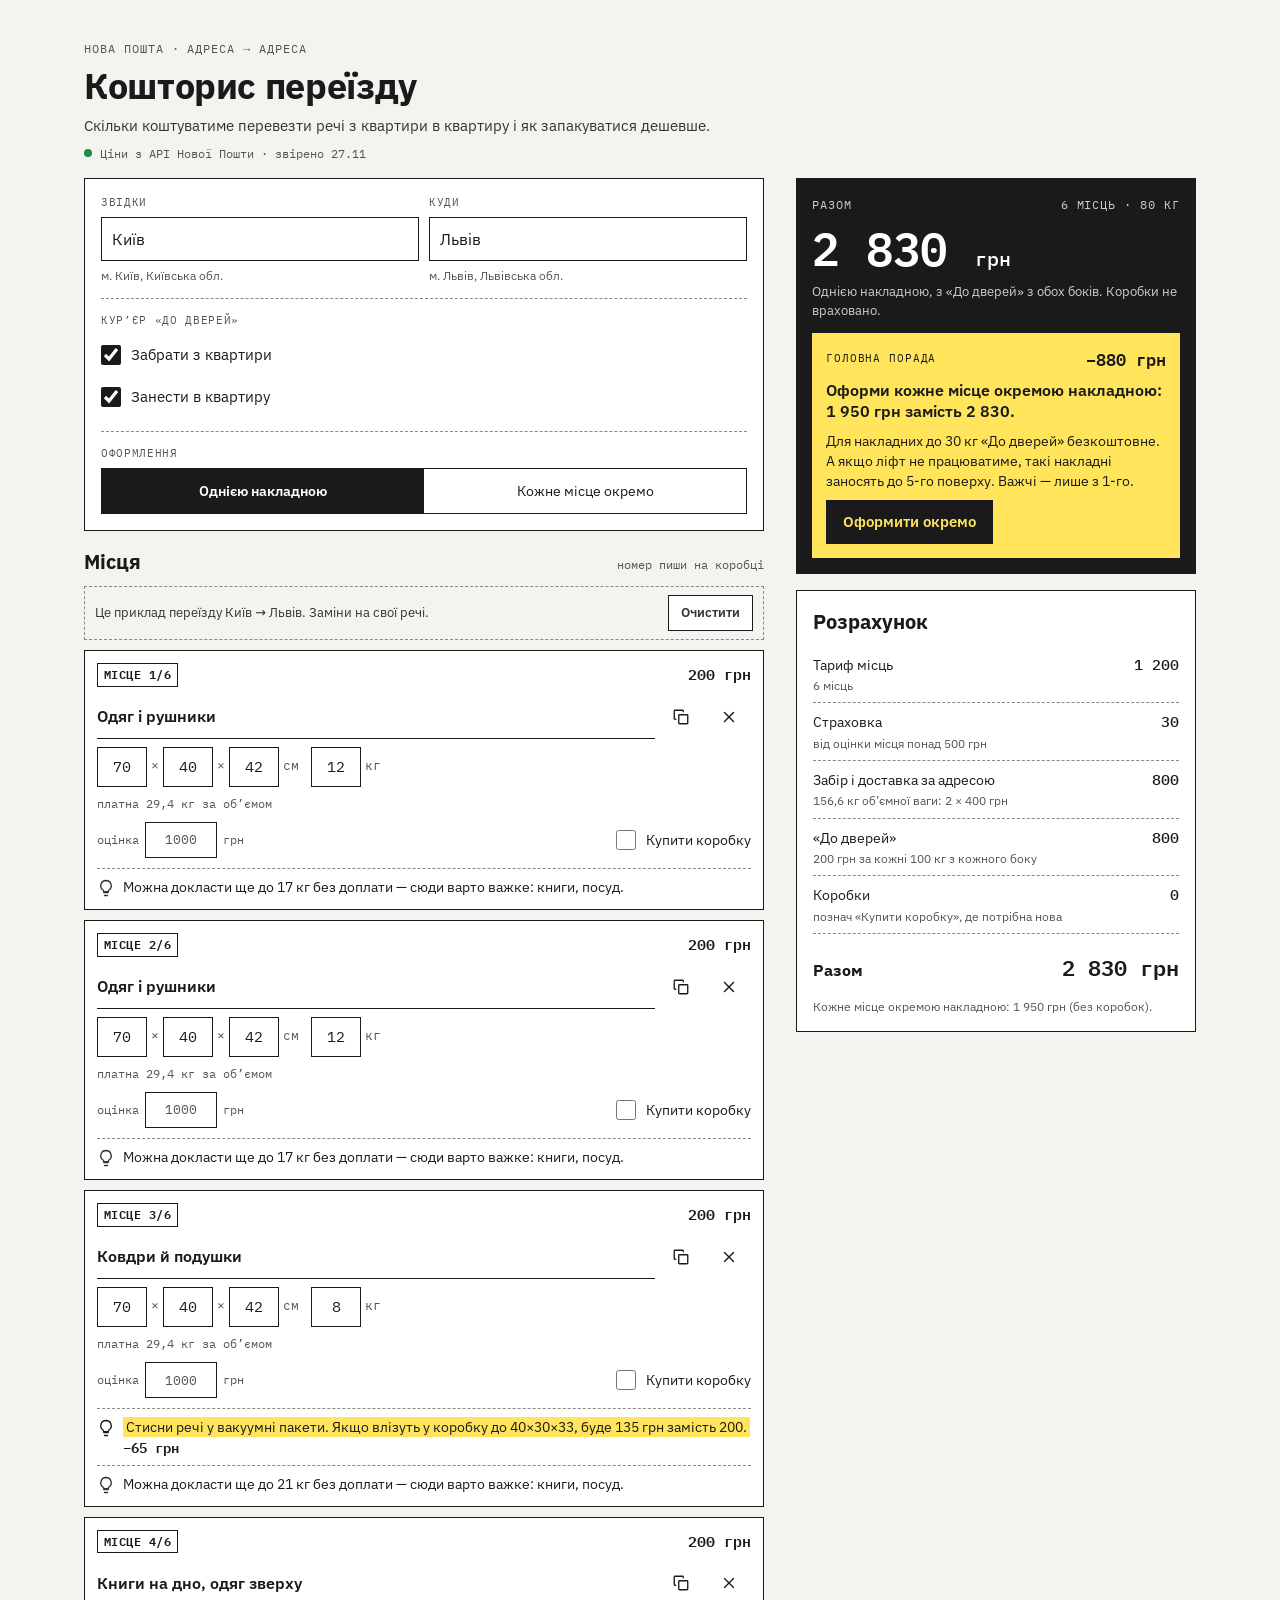
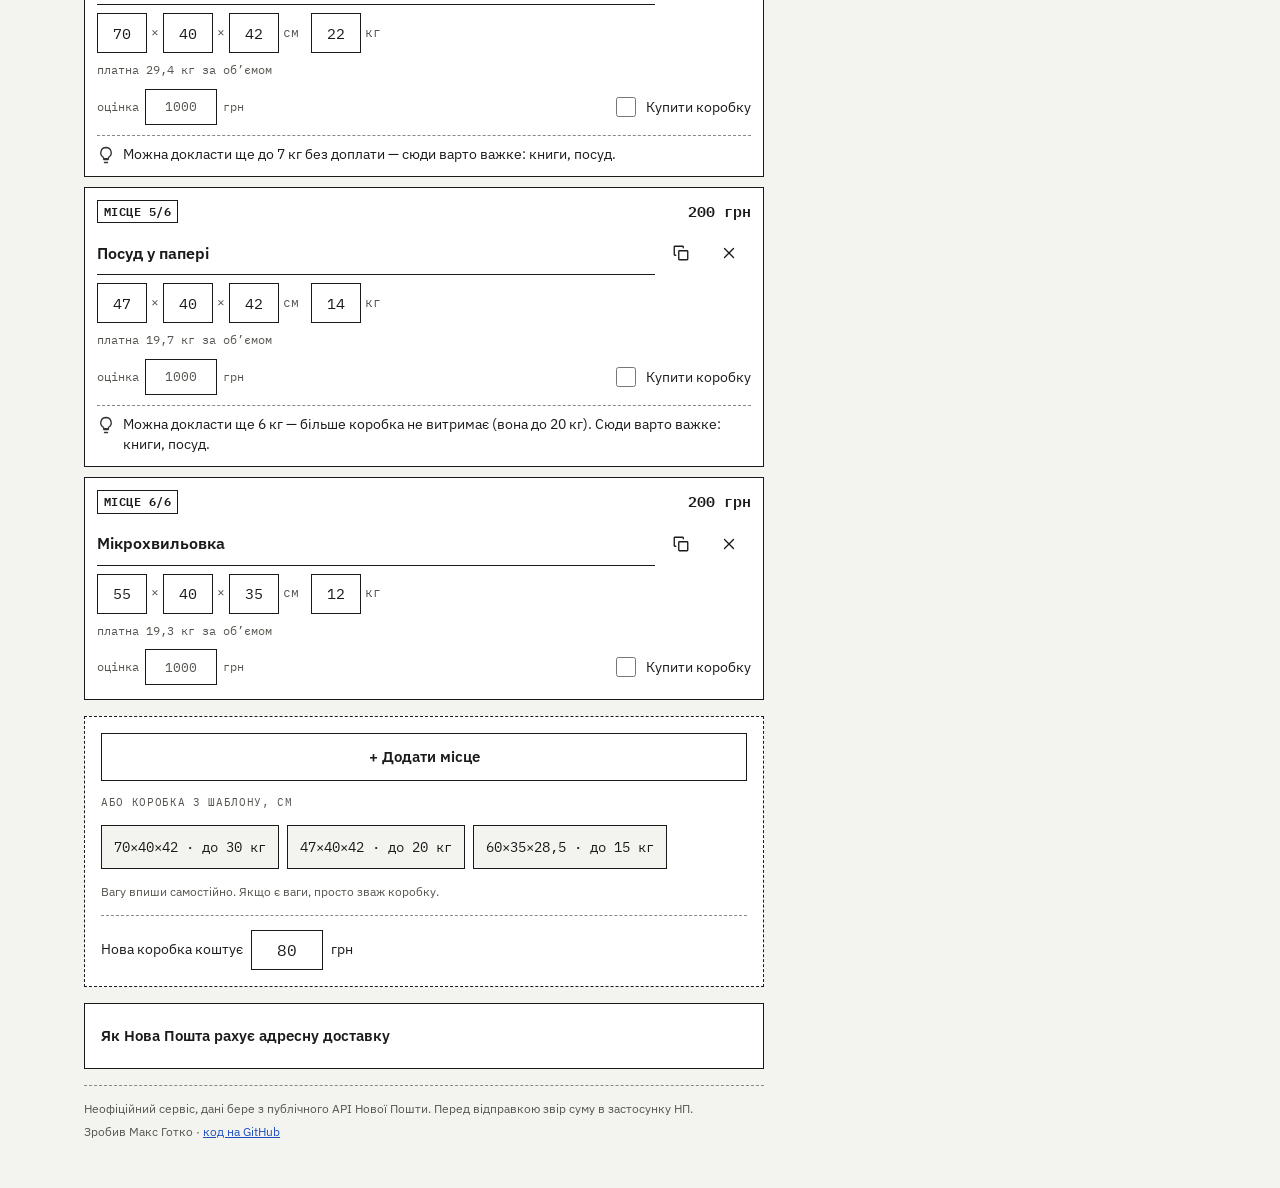
<file: index.html>
<!doctype html>
<html lang="uk">
<head>
<meta charset="utf-8">
<meta name="viewport" content="width=device-width, initial-scale=1">
<title>Кошторис переїзду</title>
<meta name="description" content="Скільки коштуватиме перевезти речі Новою Поштою з адреси на адресу і як запакуватися дешевше. Неофіційний калькулятор, ціни з API Нової Пошти.">
<meta name="theme-color" content="#F3F3EF">
<meta http-equiv="Content-Security-Policy" content="default-src 'none'; script-src 'self'; style-src 'self'; font-src 'self'; img-src 'self' data:; connect-src https://api.novaposhta.ua; base-uri 'none'; form-action 'none'">
<link rel="stylesheet" href="css/fonts.css">
<link rel="stylesheet" href="css/style.css">
<link rel="icon" href="data:image/svg+xml,%3Csvg xmlns='http://www.w3.org/2000/svg' viewBox='0 0 32 32'%3E%3Crect x='3' y='8' width='26' height='18' fill='%23FFE45C' stroke='%231A1A1A' stroke-width='2'/%3E%3Cpath d='M3 14h26' stroke='%231A1A1A' stroke-width='2'/%3E%3C/svg%3E">
<script type="module" src="js/app.js"></script>
</head>
<body>
<main class="page">

  <header class="hero">
    <div class="kicker">Нова Пошта · адреса → адреса</div>
    <h1>Кошторис переїзду</h1>
    <p class="lead">Скільки коштуватиме перевезти речі з квартири в квартиру і як запакуватися дешевше.</p>
    <div class="status" id="status" data-state="pending"><span class="dot" aria-hidden="true"></span><span id="status-text">Звіряю ціни з Новою Поштою…</span></div>
  </header>

  <section class="card route" aria-label="Маршрут і кур’єр">
    <div class="grid2">
      <div class="field city" data-city="from">
        <label class="label" for="from-input">Звідки</label>
        <input id="from-input" class="input" type="text" autocomplete="off" spellcheck="false" role="combobox" aria-autocomplete="list" aria-expanded="false" aria-controls="from-list" placeholder="Місто чи село">
        <ul id="from-list" class="city-list" role="listbox" hidden></ul>
        <div class="city-note" data-role="note"></div>
      </div>
      <div class="field city" data-city="to">
        <label class="label" for="to-input">Куди</label>
        <input id="to-input" class="input" type="text" autocomplete="off" spellcheck="false" role="combobox" aria-autocomplete="list" aria-expanded="false" aria-controls="to-list" placeholder="Місто чи село">
        <ul id="to-list" class="city-list" role="listbox" hidden></ul>
        <div class="city-note" data-role="note"></div>
      </div>
    </div>
    <div class="rule"></div>
    <fieldset class="doors">
      <legend class="label">Кур’єр «До дверей»</legend>
      <label class="check"><input type="checkbox" id="pickup">Забрати з квартири</label>
      <label class="check"><input type="checkbox" id="delivery">Занести в квартиру</label>
    </fieldset>
    <div class="rule"></div>
    <div class="field">
      <div class="label" id="mode-label">Оформлення</div>
      <div class="segmented" role="group" aria-labelledby="mode-label">
        <button type="button" data-mode="one" aria-pressed="true">Однією накладною</button>
        <button type="button" data-mode="separate" aria-pressed="false">Кожне місце окремо</button>
      </div>
    </div>
  </section>

  <aside class="side" aria-label="Підсумок">
    <section class="total" id="total" aria-live="polite">
      <div class="total-head"><span>Разом</span><span id="total-summary"></span></div>
      <div class="total-sum"><span id="total-sum">—</span> <span class="cur">грн</span></div>
      <div class="total-note" id="total-note"></div>
      <div class="tip" id="tip" hidden>
        <div class="tip-head"><span>Головна порада</span><span id="tip-saving"></span></div>
        <div class="tip-text" id="tip-text"></div>
        <div class="tip-sub" id="tip-sub"></div>
        <button type="button" class="btn btn-ink" id="tip-btn" hidden></button>
      </div>
      <div class="tip tip-none" id="tip-none" hidden><svg width="18" height="18" viewBox="0 0 24 24" fill="none" stroke="currentColor" stroke-width="2.2" stroke-linecap="round" stroke-linejoin="round" aria-hidden="true"><path d="M5 12.5l4.5 4.5L19 7.5"/></svg><span>Усе запаковано оптимально: ми не бачимо, як зробити дешевше.</span></div>
      <ul class="ship-notes" id="ship-notes"></ul>
    </section>

    <section class="card breakdown" aria-labelledby="bd-h">
      <h2 id="bd-h">Розрахунок</h2>
      <ul class="lines" id="lines"></ul>
      <div class="line-total"><span>Разом</span><span id="bd-total"></span></div>
      <div class="small" id="bd-alt"></div>
    </section>

    <section class="share">
      <button type="button" class="btn btn-accent btn-wide" id="share">
        <svg width="18" height="18" viewBox="0 0 24 24" fill="none" stroke="currentColor" stroke-width="1.8" stroke-linecap="round" stroke-linejoin="round" aria-hidden="true"><path d="M10 13a5 5 0 0 0 7.5.5l3-3a5 5 0 0 0-7-7l-1.7 1.7"/><path d="M14 11a5 5 0 0 0-7.5-.5l-3 3a5 5 0 0 0 7 7l1.7-1.7"/></svg>
        Поділитися розрахунком
      </button>
      <button type="button" class="btn btn-wide" id="copy-chat">Скопіювати підсумок текстом</button>
      <p class="small">Посилання зберігає список речей і міста. Адрес у ньому немає.</p>
    </section>
  </aside>

  <section class="places" aria-labelledby="places-h">
    <div class="places-head">
      <h2 id="places-h">Місця</h2>
      <span class="hint-mono">номер пиши на коробці</span>
    </div>
    <div class="example-note" id="example-note" hidden>
      <span>Це приклад переїзду Київ → Львів. Заміни на свої речі.</span>
      <button type="button" class="btn btn-small" id="clear">Очистити</button>
    </div>
    <ol class="place-list" id="place-list"></ol>
    <div class="empty" id="empty" hidden>
      <p>Додай перше місце: коробку, валізу чи техніку.</p>
      <button type="button" class="btn btn-small" id="show-example">Показати приклад</button>
    </div>
  </section>

  <section class="card card-dashed add">
    <button type="button" class="btn btn-wide" id="add-place">+ Додати місце</button>
    <div class="label">Або коробка з шаблону, см</div>
    <div class="chips" id="presets"></div>
    <div class="small">Вагу впиши самостійно. Якщо є ваги, просто зваж коробку.</div>
    <div class="rule"></div>
    <label class="inline-field">Нова коробка коштує <input id="box-price" class="input input-num" type="text" inputmode="decimal" aria-label="Ціна нової коробки, грн"> грн</label>
  </section>

  <section class="card rules">
    <details>
      <summary>Як Нова Пошта рахує адресну доставку</summary>
      <ul class="rules-list" id="rules-list"></ul>
      <p class="small">Правила виміряно запитами до API Нової Пошти. Ставки для твого маршруту сторінка перевіряє сама.</p>
    </details>
  </section>

  <footer class="footer">
    <p>Неофіційний сервіс, дані бере з публічного API Нової Пошти. Перед відправкою звір суму в застосунку НП.</p>
    <p>Зробив Макс Готко · <a href="https://github.com/Gotkomax/moving-calculator">код на GitHub</a></p>
  </footer>
</main>

<div class="sticky" id="sticky" hidden>
  <a href="#total" class="sticky-in">
    <span class="sticky-sum"><span id="sticky-sum">—</span> грн</span>
    <span class="sticky-tip" id="sticky-tip"></span>
  </a>
</div>
<div class="toast" id="toast" role="status" aria-live="polite"></div>
<noscript><p class="page">Для розрахунку потрібен JavaScript.</p></noscript>
</body>
</html>
</file>
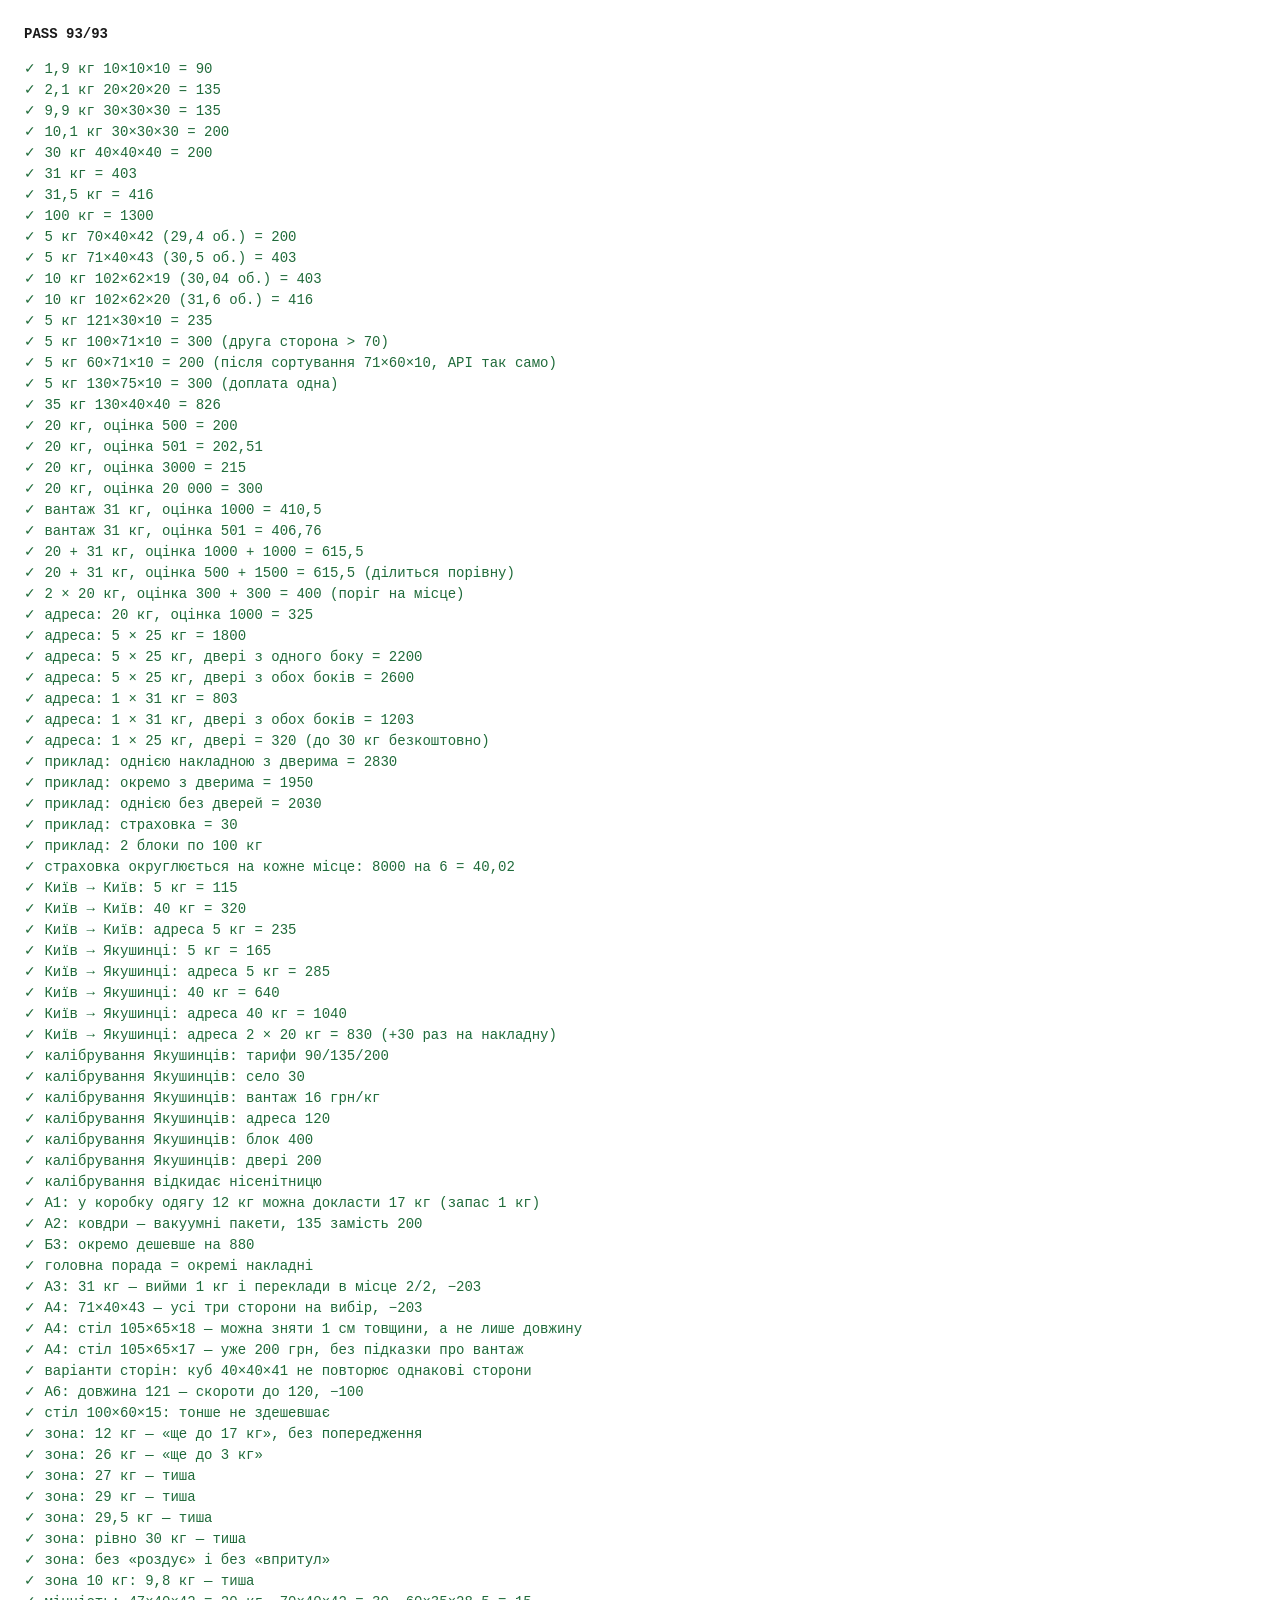
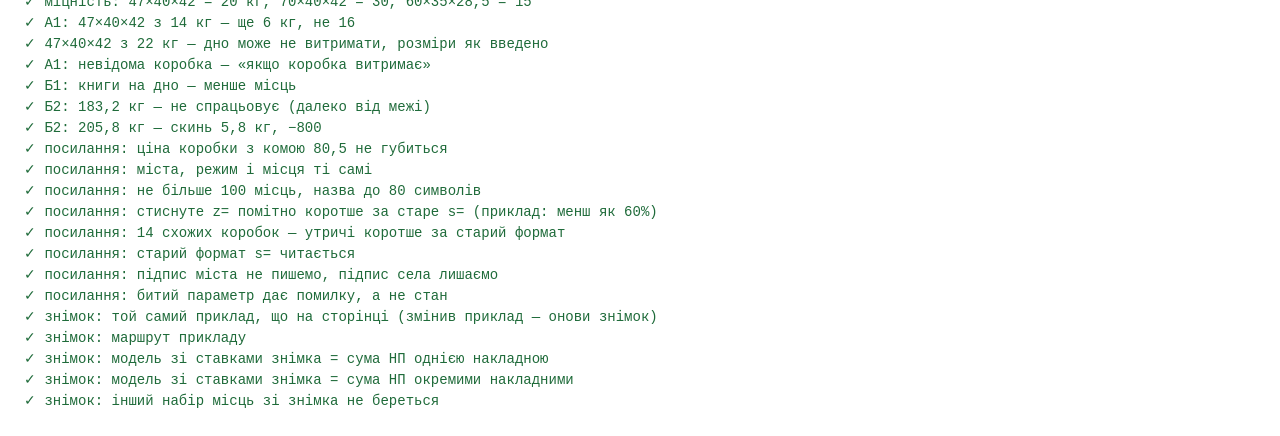
<file: tests/index.html>
<!doctype html>
<html lang="uk">
<head>
<meta charset="utf-8">
<title>Тести…</title>
<style>
  body { font: 14px/1.5 ui-monospace, Consolas, monospace; margin: 24px; background: #fff; color: #1a1a1a; }
  .ok { color: #1f6b3a; }
  .bad { color: #b42318; font-weight: 600; }
</style>
</head>
<body>
<div id="out">Тести виконуються…</div>
<script type="module" src="./tests.js"></script>
</body>
</html>
</file>
<file: css/fonts.css>
/* IBM Plex Sans і IBM Plex Mono, SIL Open Font License 1.1 (fonts/OFL.txt). */
@font-face {
  font-family: 'IBM Plex Mono';
  font-style: normal;
  font-weight: 400;
  font-display: swap;
  src: url(../fonts/ibm-plex-mono-400-cyrillic.woff2) format('woff2');
  unicode-range: U+0301, U+0400-045F, U+0490-0491, U+04B0-04B1, U+2116;
}
@font-face {
  font-family: 'IBM Plex Mono';
  font-style: normal;
  font-weight: 400;
  font-display: swap;
  src: url(../fonts/ibm-plex-mono-400-latin-ext.woff2) format('woff2');
  unicode-range: U+0100-02BA, U+02BD-02C5, U+02C7-02CC, U+02CE-02D7, U+02DD-02FF, U+0304, U+0308, U+0329, U+1D00-1DBF, U+1E00-1E9F, U+1EF2-1EFF, U+2020, U+20A0-20AB, U+20AD-20C4, U+2113, U+2C60-2C7F, U+A720-A7FF;
}
@font-face {
  font-family: 'IBM Plex Mono';
  font-style: normal;
  font-weight: 400;
  font-display: swap;
  src: url(../fonts/ibm-plex-mono-400-latin.woff2) format('woff2');
  unicode-range: U+0000-00FF, U+0131, U+0152-0153, U+02BB-02BC, U+02C6, U+02DA, U+02DC, U+0304, U+0308, U+0329, U+2000-206F, U+20AC, U+2122, U+2191, U+2193, U+2212, U+2215, U+FEFF, U+FFFD;
}
@font-face {
  font-family: 'IBM Plex Mono';
  font-style: normal;
  font-weight: 500;
  font-display: swap;
  src: url(../fonts/ibm-plex-mono-500-cyrillic.woff2) format('woff2');
  unicode-range: U+0301, U+0400-045F, U+0490-0491, U+04B0-04B1, U+2116;
}
@font-face {
  font-family: 'IBM Plex Mono';
  font-style: normal;
  font-weight: 500;
  font-display: swap;
  src: url(../fonts/ibm-plex-mono-500-latin-ext.woff2) format('woff2');
  unicode-range: U+0100-02BA, U+02BD-02C5, U+02C7-02CC, U+02CE-02D7, U+02DD-02FF, U+0304, U+0308, U+0329, U+1D00-1DBF, U+1E00-1E9F, U+1EF2-1EFF, U+2020, U+20A0-20AB, U+20AD-20C4, U+2113, U+2C60-2C7F, U+A720-A7FF;
}
@font-face {
  font-family: 'IBM Plex Mono';
  font-style: normal;
  font-weight: 500;
  font-display: swap;
  src: url(../fonts/ibm-plex-mono-500-latin.woff2) format('woff2');
  unicode-range: U+0000-00FF, U+0131, U+0152-0153, U+02BB-02BC, U+02C6, U+02DA, U+02DC, U+0304, U+0308, U+0329, U+2000-206F, U+20AC, U+2122, U+2191, U+2193, U+2212, U+2215, U+FEFF, U+FFFD;
}
@font-face {
  font-family: 'IBM Plex Mono';
  font-style: normal;
  font-weight: 600;
  font-display: swap;
  src: url(../fonts/ibm-plex-mono-600-cyrillic.woff2) format('woff2');
  unicode-range: U+0301, U+0400-045F, U+0490-0491, U+04B0-04B1, U+2116;
}
@font-face {
  font-family: 'IBM Plex Mono';
  font-style: normal;
  font-weight: 600;
  font-display: swap;
  src: url(../fonts/ibm-plex-mono-600-latin-ext.woff2) format('woff2');
  unicode-range: U+0100-02BA, U+02BD-02C5, U+02C7-02CC, U+02CE-02D7, U+02DD-02FF, U+0304, U+0308, U+0329, U+1D00-1DBF, U+1E00-1E9F, U+1EF2-1EFF, U+2020, U+20A0-20AB, U+20AD-20C4, U+2113, U+2C60-2C7F, U+A720-A7FF;
}
@font-face {
  font-family: 'IBM Plex Mono';
  font-style: normal;
  font-weight: 600;
  font-display: swap;
  src: url(../fonts/ibm-plex-mono-600-latin.woff2) format('woff2');
  unicode-range: U+0000-00FF, U+0131, U+0152-0153, U+02BB-02BC, U+02C6, U+02DA, U+02DC, U+0304, U+0308, U+0329, U+2000-206F, U+20AC, U+2122, U+2191, U+2193, U+2212, U+2215, U+FEFF, U+FFFD;
}
@font-face {
  font-family: 'IBM Plex Sans';
  font-style: normal;
  font-weight: 400;
  font-stretch: 100%;
  font-display: swap;
  src: url(../fonts/ibm-plex-sans-cyrillic.woff2) format('woff2');
  unicode-range: U+0301, U+0400-045F, U+0490-0491, U+04B0-04B1, U+2116;
}
@font-face {
  font-family: 'IBM Plex Sans';
  font-style: normal;
  font-weight: 400;
  font-stretch: 100%;
  font-display: swap;
  src: url(../fonts/ibm-plex-sans-latin-ext.woff2) format('woff2');
  unicode-range: U+0100-02BA, U+02BD-02C5, U+02C7-02CC, U+02CE-02D7, U+02DD-02FF, U+0304, U+0308, U+0329, U+1D00-1DBF, U+1E00-1E9F, U+1EF2-1EFF, U+2020, U+20A0-20AB, U+20AD-20C4, U+2113, U+2C60-2C7F, U+A720-A7FF;
}
@font-face {
  font-family: 'IBM Plex Sans';
  font-style: normal;
  font-weight: 400;
  font-stretch: 100%;
  font-display: swap;
  src: url(../fonts/ibm-plex-sans-latin.woff2) format('woff2');
  unicode-range: U+0000-00FF, U+0131, U+0152-0153, U+02BB-02BC, U+02C6, U+02DA, U+02DC, U+0304, U+0308, U+0329, U+2000-206F, U+20AC, U+2122, U+2191, U+2193, U+2212, U+2215, U+FEFF, U+FFFD;
}
@font-face {
  font-family: 'IBM Plex Sans';
  font-style: normal;
  font-weight: 500;
  font-stretch: 100%;
  font-display: swap;
  src: url(../fonts/ibm-plex-sans-cyrillic.woff2) format('woff2');
  unicode-range: U+0301, U+0400-045F, U+0490-0491, U+04B0-04B1, U+2116;
}
@font-face {
  font-family: 'IBM Plex Sans';
  font-style: normal;
  font-weight: 500;
  font-stretch: 100%;
  font-display: swap;
  src: url(../fonts/ibm-plex-sans-latin-ext.woff2) format('woff2');
  unicode-range: U+0100-02BA, U+02BD-02C5, U+02C7-02CC, U+02CE-02D7, U+02DD-02FF, U+0304, U+0308, U+0329, U+1D00-1DBF, U+1E00-1E9F, U+1EF2-1EFF, U+2020, U+20A0-20AB, U+20AD-20C4, U+2113, U+2C60-2C7F, U+A720-A7FF;
}
@font-face {
  font-family: 'IBM Plex Sans';
  font-style: normal;
  font-weight: 500;
  font-stretch: 100%;
  font-display: swap;
  src: url(../fonts/ibm-plex-sans-latin.woff2) format('woff2');
  unicode-range: U+0000-00FF, U+0131, U+0152-0153, U+02BB-02BC, U+02C6, U+02DA, U+02DC, U+0304, U+0308, U+0329, U+2000-206F, U+20AC, U+2122, U+2191, U+2193, U+2212, U+2215, U+FEFF, U+FFFD;
}
@font-face {
  font-family: 'IBM Plex Sans';
  font-style: normal;
  font-weight: 600;
  font-stretch: 100%;
  font-display: swap;
  src: url(../fonts/ibm-plex-sans-cyrillic.woff2) format('woff2');
  unicode-range: U+0301, U+0400-045F, U+0490-0491, U+04B0-04B1, U+2116;
}
@font-face {
  font-family: 'IBM Plex Sans';
  font-style: normal;
  font-weight: 600;
  font-stretch: 100%;
  font-display: swap;
  src: url(../fonts/ibm-plex-sans-latin-ext.woff2) format('woff2');
  unicode-range: U+0100-02BA, U+02BD-02C5, U+02C7-02CC, U+02CE-02D7, U+02DD-02FF, U+0304, U+0308, U+0329, U+1D00-1DBF, U+1E00-1E9F, U+1EF2-1EFF, U+2020, U+20A0-20AB, U+20AD-20C4, U+2113, U+2C60-2C7F, U+A720-A7FF;
}
@font-face {
  font-family: 'IBM Plex Sans';
  font-style: normal;
  font-weight: 600;
  font-stretch: 100%;
  font-display: swap;
  src: url(../fonts/ibm-plex-sans-latin.woff2) format('woff2');
  unicode-range: U+0000-00FF, U+0131, U+0152-0153, U+02BB-02BC, U+02C6, U+02DA, U+02DC, U+0304, U+0308, U+0329, U+2000-206F, U+20AC, U+2122, U+2191, U+2193, U+2212, U+2215, U+FEFF, U+FFFD;
}
@font-face {
  font-family: 'IBM Plex Sans';
  font-style: normal;
  font-weight: 700;
  font-stretch: 100%;
  font-display: swap;
  src: url(../fonts/ibm-plex-sans-cyrillic.woff2) format('woff2');
  unicode-range: U+0301, U+0400-045F, U+0490-0491, U+04B0-04B1, U+2116;
}
@font-face {
  font-family: 'IBM Plex Sans';
  font-style: normal;
  font-weight: 700;
  font-stretch: 100%;
  font-display: swap;
  src: url(../fonts/ibm-plex-sans-latin-ext.woff2) format('woff2');
  unicode-range: U+0100-02BA, U+02BD-02C5, U+02C7-02CC, U+02CE-02D7, U+02DD-02FF, U+0304, U+0308, U+0329, U+1D00-1DBF, U+1E00-1E9F, U+1EF2-1EFF, U+2020, U+20A0-20AB, U+20AD-20C4, U+2113, U+2C60-2C7F, U+A720-A7FF;
}
@font-face {
  font-family: 'IBM Plex Sans';
  font-style: normal;
  font-weight: 700;
  font-stretch: 100%;
  font-display: swap;
  src: url(../fonts/ibm-plex-sans-latin.woff2) format('woff2');
  unicode-range: U+0000-00FF, U+0131, U+0152-0153, U+02BB-02BC, U+02C6, U+02DA, U+02DC, U+0304, U+0308, U+0329, U+2000-206F, U+20AC, U+2122, U+2191, U+2193, U+2212, U+2215, U+FEFF, U+FFFD;
}
</file>
<file: css/style.css>
/* Стиль «Накладна»: поштова квитанція, моноширинні цифри, жовтий маркер. */
:root {
  --paper: #F3F3EF;
  --card: #FFFFFF;
  --ink: #1A1A1A;
  --ink-2: #33332F;
  --muted: #55554F;
  --rule: #8A8A80;
  --mark: #FFE45C;
  --accent: #1F4FBF;
  --accent-hover: #163A8F;
  --ok: #1F8A4C;
  --bad: #B42318;
  --sans: 'IBM Plex Sans', system-ui, -apple-system, 'Segoe UI', sans-serif;
  --mono: 'IBM Plex Mono', ui-monospace, Consolas, monospace;
}

* { box-sizing: border-box; }
[hidden] { display: none !important; }
html { -webkit-text-size-adjust: 100%; }
body {
  margin: 0;
  background: var(--paper);
  color: var(--ink);
  font: 15px/1.45 var(--sans);
}
a { color: var(--accent); }
a:hover { color: var(--accent-hover); }
button { font: inherit; color: inherit; cursor: pointer; }
input { font: inherit; color: inherit; }
:focus-visible { outline: 2px solid var(--accent); outline-offset: 2px; }

.page {
  max-width: 600px;
  margin: 0 auto;
  padding: 24px 16px 104px;
  display: flex;
  flex-direction: column;
  gap: 16px;
}

/* Телефон: підсумок одразу після маршруту, розрахунок і «поділитися» — після місць. */
.side { display: contents; }
.hero { order: 0; }
.route { order: 1; }
.total { order: 2; }
.places { order: 3; }
.add { order: 4; }
.breakdown { order: 5; }
.share { order: 6; }
.rules { order: 7; }
.footer { order: 8; }

/* --- шапка --- */
.hero { display: flex; flex-direction: column; gap: 8px; }
.kicker, .label, .hint-mono {
  font-family: var(--mono);
  font-size: 11px;
  letter-spacing: 0.06em;
  text-transform: uppercase;
  color: var(--muted);
}
.kicker { font-size: 12px; letter-spacing: 0.08em; }
h1 { margin: 0; font-size: 30px; line-height: 1.15; font-weight: 700; letter-spacing: -0.01em; }
h2 { margin: 0; font-size: 20px; font-weight: 700; }
.lead { margin: 0; color: var(--ink-2); }
.status { display: flex; align-items: center; gap: 8px; font-family: var(--mono); font-size: 12px; color: var(--muted); }
.status .dot { width: 8px; height: 8px; border-radius: 50%; background: var(--rule); flex: none; }
.status[data-state="ok"] .dot { background: var(--ok); }
.status[data-state="pending"] .dot { background: var(--rule); animation: blink 1s ease-in-out infinite; }
.status[data-state="offline"] .dot { background: var(--bad); }
@keyframes blink { 50% { opacity: 0.3; } }
@media (prefers-reduced-motion: reduce) { .status .dot { animation: none !important; } }

/* --- картки й поля --- */
.card {
  background: var(--card);
  border: 1px solid var(--ink);
  padding: 16px;
  display: flex;
  flex-direction: column;
  gap: 14px;
}
.card-dashed { border-style: dashed; }
.rule { border-top: 1px dashed var(--rule); }
.grid2 { display: grid; grid-template-columns: repeat(2, minmax(0, 1fr)); gap: 10px; }
.field { display: flex; flex-direction: column; gap: 6px; position: relative; min-width: 0; }
.input {
  height: 44px;
  width: 100%;
  border: 1px solid var(--ink);
  border-radius: 0;
  padding: 0 10px;
  background: var(--card);
  font-size: 16px;
}
.input-num { font-family: var(--mono); text-align: center; }
.small { font-size: 12px; color: var(--muted); margin: 0; }

.city-note { font-size: 12px; color: var(--muted); min-height: 1em; overflow-wrap: anywhere; }
.city-list {
  position: absolute;
  z-index: 20;
  top: 72px;
  left: 0;
  width: max(100%, 260px);
  max-width: calc(100vw - 32px);
  margin: 0;
  padding: 0;
  list-style: none;
  background: var(--card);
  border: 1px solid var(--ink);
  box-shadow: 4px 4px 0 var(--ink);
}
.field.city[data-city="to"] .city-list { left: auto; right: 0; }
.city-list li button {
  display: block;
  width: 100%;
  min-height: 44px;
  padding: 8px 10px;
  border: 0;
  border-bottom: 1px dashed var(--rule);
  background: transparent;
  text-align: left;
  font-size: 14px;
  line-height: 1.3;
}
.city-list li:last-child button { border-bottom: 0; }
.city-list li button:hover, .city-list li button[aria-selected="true"] { background: var(--mark); }
.city-list .city-msg { padding: 10px; font-size: 13px; color: var(--muted); }

.doors { border: 0; margin: 0; padding: 0; display: flex; flex-direction: column; gap: 2px; }
.doors legend { padding: 0; margin-bottom: 6px; }
.check { display: flex; align-items: center; gap: 10px; min-height: 40px; }
.check input { width: 20px; height: 20px; margin: 0; accent-color: var(--ink); flex: none; }

.segmented { display: grid; grid-template-columns: repeat(2, minmax(0, 1fr)); border: 1px solid var(--ink); }
.segmented button { min-height: 44px; border: 0; background: var(--card); font-size: 14px; padding: 6px 8px; }
.segmented button[aria-pressed="true"] { background: var(--ink); color: #fff; font-weight: 600; }

/* --- кнопки --- */
.btn {
  min-height: 44px;
  padding: 0 16px;
  border: 1px solid var(--ink);
  border-radius: 0;
  background: var(--card);
  font-weight: 600;
  display: inline-flex;
  align-items: center;
  justify-content: center;
  gap: 8px;
}
.btn:hover { background: var(--paper); }
.btn-wide { width: 100%; min-height: 48px; }
.btn-small { min-height: 36px; padding: 0 12px; font-size: 13px; }
.btn-ink { background: var(--ink); color: var(--mark); }
.btn-ink:hover { background: #000; }
.btn-accent { background: var(--accent); border-color: var(--accent); color: #fff; }
.btn-accent:hover { background: var(--accent-hover); }

/* --- разом і порада --- */
.total { background: var(--ink); color: #fff; padding: 18px 16px 16px; display: flex; flex-direction: column; gap: 12px; scroll-margin-top: 16px; }
.total-head { display: flex; justify-content: space-between; gap: 12px; font-family: var(--mono); font-size: 12px; text-transform: uppercase; letter-spacing: 0.08em; color: #CFCFC6; }
.total-sum { font-family: var(--mono); font-size: 46px; font-weight: 600; line-height: 1; letter-spacing: -0.02em; }
.total-sum .cur { font-size: 20px; font-weight: 500; letter-spacing: 0; }
.total-note { font-size: 13px; color: #CFCFC6; }
.tip { background: var(--mark); color: var(--ink); padding: 14px; display: flex; flex-direction: column; gap: 8px; }
.tip-head { display: flex; justify-content: space-between; align-items: center; gap: 12px; font-family: var(--mono); font-size: 11px; text-transform: uppercase; letter-spacing: 0.08em; }
.tip-head span:last-child { font-size: 17px; font-weight: 600; letter-spacing: 0; text-transform: none; white-space: nowrap; }
.tip-text { font-size: 16px; font-weight: 600; line-height: 1.35; }
.tip-sub { font-size: 14px; }
.tip-sub:empty { display: none; }
.tip .btn { align-self: flex-start; border-color: var(--ink); }
.tip-none { background: transparent; color: #fff; border: 1px solid var(--mark); font-size: 14px; font-weight: 600; flex-direction: row; align-items: flex-start; gap: 10px; }
.tip-none svg { flex: none; color: var(--mark); margin-top: 1px; }
.ship-notes { list-style: none; margin: 0; padding: 0; display: flex; flex-direction: column; gap: 6px; font-size: 13px; color: #E8E8E2; }
.ship-notes:empty { display: none; }
.ship-notes li { display: flex; gap: 8px; }
.ship-notes li::before { content: "!"; font-family: var(--mono); font-weight: 600; color: var(--mark); flex: none; width: 10px; }

/* --- місця --- */
.places { display: flex; flex-direction: column; gap: 10px; }
.places-head { display: flex; justify-content: space-between; align-items: baseline; gap: 12px; }
.hint-mono { font-size: 12px; text-transform: none; letter-spacing: 0; }
.example-note { display: flex; align-items: center; justify-content: space-between; gap: 12px; font-size: 13px; color: var(--ink-2); border: 1px dashed var(--rule); padding: 8px 10px; }
.empty { border: 1px dashed var(--rule); padding: 16px; display: flex; flex-direction: column; gap: 10px; align-items: flex-start; }
.empty p { margin: 0; }
.place-list { list-style: none; margin: 0; padding: 0; display: flex; flex-direction: column; gap: 10px; }
.place { background: var(--card); border: 1px solid var(--ink); padding: 12px; display: flex; flex-direction: column; gap: 8px; }
.place.flash { animation: flash 0.9s ease-out; }
@keyframes flash { from { background: var(--mark); } }
.place-top { display: flex; justify-content: space-between; align-items: center; gap: 8px; font-family: var(--mono); font-size: 12px; }
.place-no { border: 1px solid var(--ink); padding: 2px 6px; font-weight: 600; letter-spacing: 0.04em; }
.place-price { font-size: 15px; font-weight: 600; white-space: nowrap; }
.place-name-row { display: flex; align-items: center; gap: 4px; }
.place-name {
  flex: 1 1 auto;
  min-width: 0;
  height: 44px;
  border: 0;
  border-bottom: 1px solid var(--ink);
  border-radius: 0;
  padding: 0;
  font-size: 16px;
  font-weight: 600;
  background: transparent;
}
.place-name::placeholder { font-weight: 400; color: var(--muted); }
.icon-btn { flex: none; width: 44px; height: 44px; border: 0; background: transparent; display: inline-flex; align-items: center; justify-content: center; }
.icon-btn:hover { background: var(--paper); }
.place-dims { display: flex; flex-wrap: wrap; align-items: center; gap: 4px; font-family: var(--mono); font-size: 13px; color: var(--muted); }
.place-dims .input { width: 50px; height: 40px; padding: 0 4px; font-size: 15px; color: var(--ink); }
.place-dims .unit { margin-right: 8px; }
.place-meta { display: flex; flex-wrap: wrap; align-items: center; gap: 6px 10px; font-family: var(--mono); font-size: 12px; color: var(--muted); }
.place-opts { display: flex; flex-wrap: wrap; justify-content: space-between; align-items: center; gap: 4px 12px; }
.place-opts .cost { display: inline-flex; align-items: center; gap: 6px; font-family: var(--mono); font-size: 12px; color: var(--muted); }
.place-opts .cost .input { width: 72px; height: 36px; font-size: 13px; }
.place-opts .check { font-size: 14px; }
.buy-price { font-family: var(--mono); font-weight: 600; white-space: nowrap; }
.buy-price:empty { display: none; }
.badge { font-family: var(--mono); font-size: 11px; text-transform: uppercase; letter-spacing: 0.06em; border: 1px dashed var(--muted); padding: 1px 6px; color: var(--ink-2); }
.place-hints { display: flex; flex-direction: column; gap: 6px; }
.place-hints:empty { display: none; }
.hint { display: flex; gap: 8px; align-items: flex-start; font-size: 14px; line-height: 1.45; border-top: 1px dashed var(--rule); padding-top: 8px; }
.hint svg { flex: none; margin-top: 2px; }
.hint mark { background: var(--mark); color: var(--ink); padding: 1px 3px; -webkit-box-decoration-break: clone; box-decoration-break: clone; }
.hint[data-kind="error"] { color: var(--bad); font-weight: 600; }
.hint[data-kind="warn"] mark { background: transparent; border-bottom: 2px solid var(--mark); padding: 0; }
.hint[data-kind="info"], .hint[data-kind="need"] { color: var(--ink-2); }
.hint[data-kind="info"] mark, .hint[data-kind="need"] mark { background: transparent; padding: 0; }
.hint .save { font-family: var(--mono); font-weight: 600; white-space: nowrap; }

/* --- шаблони --- */
.chips { display: flex; flex-wrap: wrap; gap: 8px; }
.chips button { min-height: 44px; padding: 0 12px; border: 1px solid var(--ink); background: var(--paper); font-family: var(--mono); font-size: 14px; }
.chips button:hover { background: var(--mark); }
.inline-field { display: flex; align-items: center; gap: 8px; flex-wrap: wrap; font-size: 14px; }
.inline-field .input { width: 72px; height: 40px; }

/* --- розрахунок --- */
.lines { list-style: none; margin: 4px 0 0; padding: 0; display: flex; flex-direction: column; gap: 8px; }
.lines li { display: flex; justify-content: space-between; align-items: baseline; gap: 12px; border-bottom: 1px dashed var(--rule); padding-bottom: 8px; }
.lines .what { display: flex; flex-direction: column; gap: 2px; font-size: 14px; }
.lines .sub { font-size: 12px; color: var(--muted); }
.lines .val { font-family: var(--mono); font-size: 15px; font-weight: 500; white-space: nowrap; }
.line-total { display: flex; justify-content: space-between; align-items: baseline; gap: 12px; padding-top: 4px; font-weight: 700; font-size: 16px; }
.line-total span:last-child { font-family: var(--mono); font-size: 22px; font-weight: 600; }

/* --- поділитися, правила, підвал --- */
.share { display: flex; flex-direction: column; gap: 8px; }
.rules summary { cursor: pointer; font-weight: 600; min-height: 32px; display: flex; align-items: center; }
.rules-list { margin: 10px 0; padding-left: 18px; display: flex; flex-direction: column; gap: 6px; font-size: 14px; }
.footer { border-top: 1px dashed var(--rule); padding-top: 14px; display: flex; flex-direction: column; gap: 6px; font-size: 12px; color: var(--muted); }
.footer p { margin: 0; }

/* --- липкий підсумок і тост --- */
.sticky { position: fixed; left: 0; right: 0; bottom: 0; z-index: 30; padding: 0 12px 12px; pointer-events: none; }
.sticky-in {
  pointer-events: auto;
  max-width: 576px;
  margin: 0 auto;
  min-height: 52px;
  padding: 8px 14px;
  background: var(--ink);
  color: #fff;
  text-decoration: none;
  display: flex;
  align-items: center;
  justify-content: space-between;
  gap: 12px;
  box-shadow: 0 -2px 0 var(--paper);
}
.sticky-in:hover { color: #fff; }
.sticky-sum { font-family: var(--mono); font-size: 20px; font-weight: 600; }
.sticky-tip { background: var(--mark); color: var(--ink); font-family: var(--mono); font-size: 13px; font-weight: 600; padding: 4px 8px; white-space: nowrap; }
.sticky-tip:empty { display: none; }
.toast {
  position: fixed;
  left: 50%;
  bottom: 84px;
  transform: translateX(-50%);
  z-index: 40;
  background: var(--mark);
  color: var(--ink);
  border: 1px solid var(--ink);
  padding: 10px 14px;
  font-size: 14px;
  font-weight: 600;
  opacity: 0;
  pointer-events: none;
  transition: opacity 0.2s;
  max-width: calc(100vw - 32px);
}
.toast.show { opacity: 1; }

@media (min-width: 640px) {
  .page { padding-top: 40px; }
  h1 { font-size: 36px; }
}

/* Широкий екран: дві колонки, підсумок праворуч і не їде зі сторінкою. */
@media (min-width: 1000px) {
  .page {
    max-width: 1160px;
    display: grid;
    grid-template-columns: minmax(0, 1fr) 400px;
    column-gap: 32px;
    row-gap: 16px;
    align-items: start;
    padding: 40px 24px 48px;
  }
  .hero { grid-column: 1 / -1; }
  .hero .lead { max-width: 640px; }
  .page > :not(.hero):not(.side) { grid-column: 1; }
  /* 5 рядків = маршрут, місця, «додати», правила, підвал */
  .side {
    display: flex;
    flex-direction: column;
    gap: 16px;
    grid-column: 2;
    grid-row: 2 / span 5;
    position: sticky;
    top: 16px;
    max-height: calc(100vh - 32px);
    overflow-y: auto;
    overscroll-behavior: contain;
    scrollbar-width: thin;
  }
  .sticky { display: none !important; }
  .toast { bottom: 24px; }
}
</file>
